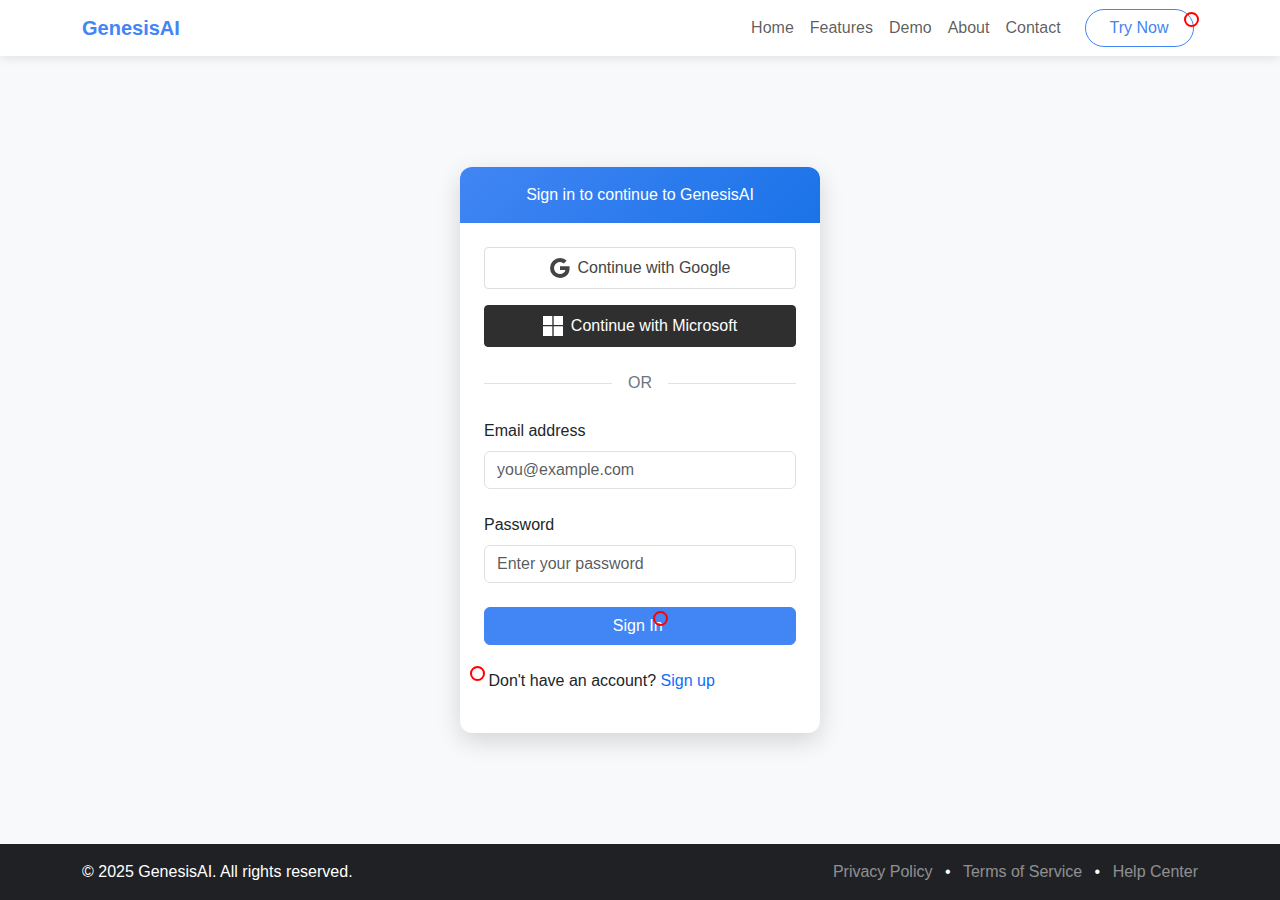
<file: login.html>
<!DOCTYPE html>
<html lang="en">
<head>
  <meta charset="UTF-8">
  <meta name="viewport" content="width=device-width, initial-scale=1.0">
  <meta name="theme-color" content="#4285f4">
  <title>Login - GenesisAI</title>
  <link href="https://cdnjs.cloudflare.com/ajax/libs/bootstrap/5.3.0/css/bootstrap.min.css" rel="stylesheet">
  <link rel="manifest" href="/manifest.json">
  <link rel="stylesheet" href="css/main.css">
  <link rel="stylesheet" href="css/login.css">
</head>
<body>
  <!-- Navigation -->
  <nav class="navbar navbar-expand-lg navbar-light bg-white sticky-top">
    <div class="container">
      <a class="navbar-brand" href="index.html">GenesisAI</a>
      <button class="navbar-toggler" type="button" data-bs-toggle="collapse" data-bs-target="#navbarNav" aria-controls="navbarNav" aria-expanded="false" aria-label="Toggle navigation">
        <span class="navbar-toggler-icon"></span>
      </button>
      <div class="collapse navbar-collapse" id="navbarNav">
        <ul class="navbar-nav ms-auto">
          <li class="nav-item">
            <a class="nav-link" href="index.html">Home</a>
          </li>
          <li class="nav-item">
            <a class="nav-link" href="#">Features</a>
          </li>
          <li class="nav-item">
            <a class="nav-link" href="#">Demo</a>
          </li>
          <li class="nav-item">
            <a class="nav-link" href="#">About</a>
          </li>
          <li class="nav-item">
            <a class="nav-link" href="#">Contact</a>
          </li>
        </ul>
		<div class="ms-3">
          <a href="login.html" class="btn btn-outline-primary rounded-pill px-4">Try Now</a>
		  <div class="highlight-circle-option">
	        <span class="highlight-circle"></span>
		  </div>
        </div>
      </div>
    </div>
  </nav>

  <!-- Login Section -->
  <section class="py-4 flex-grow-1 d-flex align-items-center">
    <div class="container">
      <div class="login-container">
        <div class="login-card bg-white">
          <div class="login-header">
            <p class="mb-0">Sign in to continue to GenesisAI</p>
          </div>
          <div class="p-4">
            <!-- Social Login Options -->
            <div class="mb-4">
              <button class="btn social-btn btn-google w-100">
                <svg xmlns="http://www.w3.org/2000/svg" width="20" height="20" fill="currentColor" class="me-2" viewBox="0 0 16 16">
                  <path d="M15.545 6.558a9.42 9.42 0 0 1 .139 1.626c0 2.434-.87 4.492-2.384 5.885h.002C11.978 15.292 10.158 16 8 16A8 8 0 1 1 8 0a7.689 7.689 0 0 1 5.352 2.082l-2.284 2.284A4.347 4.347 0 0 0 8 3.166c-2.087 0-3.86 1.408-4.492 3.304a4.792 4.792 0 0 0 0 3.063h.003c.635 1.893 2.405 3.301 4.492 3.301 1.078 0 2.004-.276 2.722-.764h-.003a3.702 3.702 0 0 0 1.599-2.431H8v-3.08h7.545z"/>
                </svg>
                Continue with Google
              </button>
              <button class="btn social-btn btn-microsoft w-100">
                <svg xmlns="http://www.w3.org/2000/svg" width="20" height="20" fill="currentColor" class="me-2" viewBox="0 0 16 16">
                  <path d="M7.462 0H0v7.19h7.462V0zM16 0H8.538v7.19H16V0zM7.462 8.211H0V16h7.462V8.211zm8.538 0H8.538V16H16V8.211z"/>
                </svg>
                Continue with Microsoft
              </button>
            </div>
            
            <div class="divider">
              <span>OR</span>
            </div>
            
            <!-- Email Login Form -->
            <form action="userdashboard_chat.html" id="loginForm">
              <div class="mb-4">
                <label for="email" class="form-label">Email address</label>
                <input type="email" class="form-control" id="email" placeholder="you@example.com">
              </div>
              <div class="mb-4">
                <label for="password" class="form-label">Password</label>

                <input type="password" class="form-control" id="password" placeholder="Enter your password">
              </div>
              <button type="submit" class="btn btn-primary w-100 mb-4">Sign In
				<div class="highlight-circle-option">
				<span class="highlight-circle"></span>
			  </div>
			  </button>
			  
			  <p class="text-center mb-0">
			  <div class="highlight-circle-option">
					<span class="highlight-circle"></span>
				  </div>
                Don't have an account? <a href="signup.html" class="fw-medium text-decoration-none text-primary">Sign up</a>
              </p>
            </form>
          </div>
        </div>
      </div>
    </div>
  </section>

  <!-- Footer -->
  <footer class="footer py-3">
    <div class="container">
      <div class="row">
        <div class="col-md-6 text-center text-md-start">
          <p class="text-white-100 mb-0">© 2025 GenesisAI. All rights reserved.</p>
        </div>
        <div class="col-md-6 text-center text-md-end">
          <ul class="list-inline mb-0">
            <li class="list-inline-item"><a href="#" class="text-white-50 text-decoration-none">Privacy Policy</a></li>
            <li class="list-inline-item">•</li>
            <li class="list-inline-item"><a href="#" class="text-white-50 text-decoration-none">Terms of Service</a></li>
            <li class="list-inline-item">•</li>
            <li class="list-inline-item"><a href="#" class="text-white-50 text-decoration-none">Help Center</a></li>
          </ul>
        </div>
      </div>
    </div>
  </footer>

  <script src="https://code.jquery.com/jquery-3.6.0.min.js"></script>
  <script src="js/config.js"></script>
  <script src="js/login.js"></script>
  <script>


  </script>


</body>
</html>
</file>
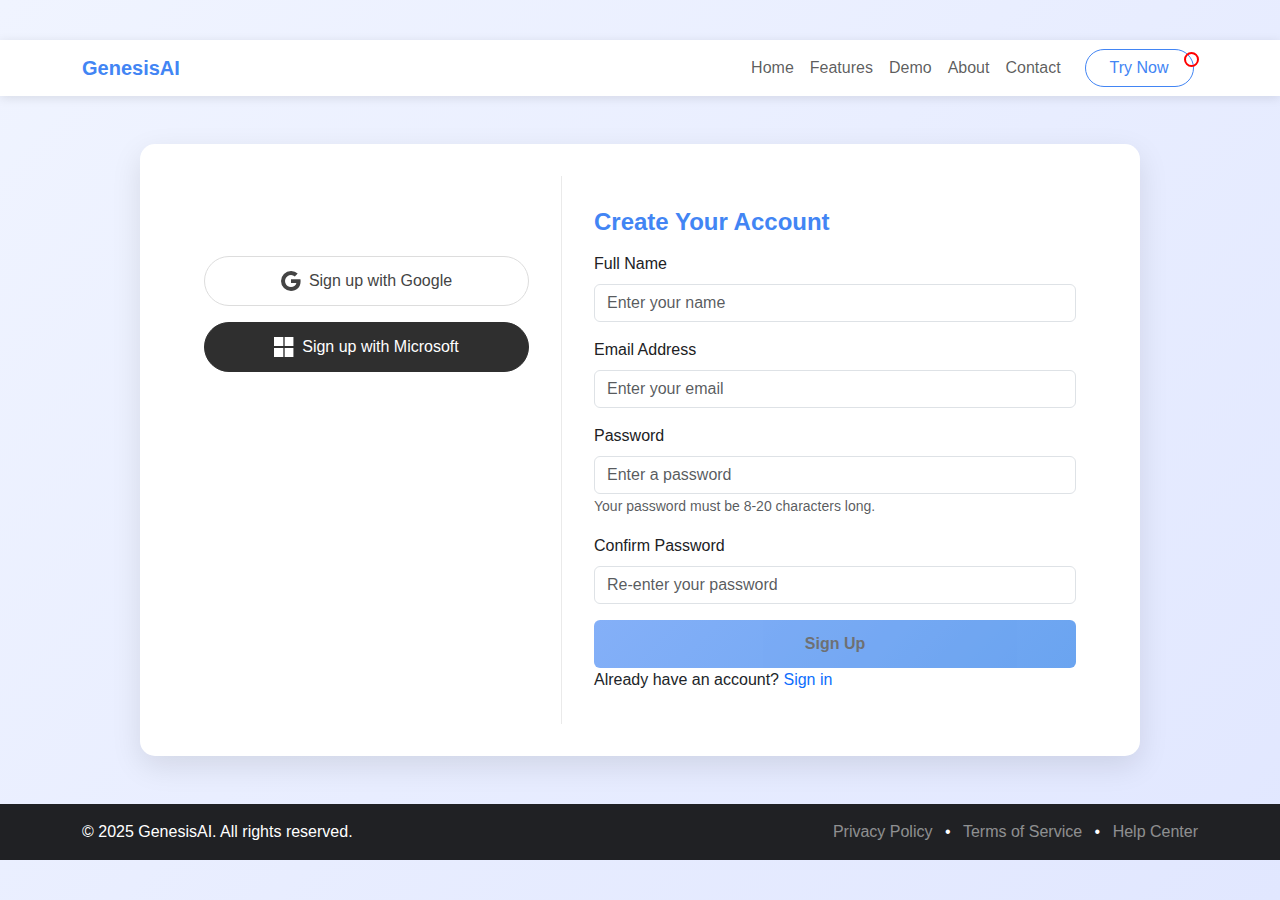
<file: signup.html>
<!DOCTYPE html>
<html lang="en">
<head>
  <meta charset="UTF-8">
  <meta name="viewport" content="width=device-width, initial-scale=1.0">
  <meta name="theme-color" content="#4285f4">
  <title>Sign Up - GenesisAI</title>
  <link href="https://cdnjs.cloudflare.com/ajax/libs/bootstrap/5.3.0/css/bootstrap.min.css" rel="stylesheet">
  <link rel="manifest" href="/manifest.json">
  <link rel="stylesheet" href="css/main.css">
  <link rel="stylesheet" href="css/signup.css">
 
</head>
<body>

  <!-- Full Page Loader -->
<div id="pageLoader" class="position-fixed top-0 start-0 w-100 h-100 justify-content-center align-items-center bg-light bg-opacity-75" style="z-index: 1050; display: none;">
  <div class="spinner-border text-primary" role="status">
      <span class="visually-hidden">Loading...</span>
  </div>
</div>

  <!-- TOAST MESSAGE -->
<div class="toast-container position-fixed top-0 end-0 p-3" style="z-index: 1055;">
  <div id="alertToast" class="toast align-items-center border-0" role="alert" aria-live="assertive" aria-atomic="true">
      <div class="d-flex">
      <div class="toast-body">
          <!-- dynamic message will come here -->
      </div>
      <button type="button" class="btn-close me-2 m-auto" data-bs-dismiss="toast" aria-label="Close"></button>
      </div>
  </div>
</div>

  <!-- Navigation -->
  <nav class="navbar navbar-expand-lg navbar-light bg-white sticky-top">
    <div class="container">
      <a class="navbar-brand" href="index.html">GenesisAI</a>
      <button class="navbar-toggler" type="button" data-bs-toggle="collapse" data-bs-target="#navbarNav" aria-controls="navbarNav" aria-expanded="false" aria-label="Toggle navigation">
        <span class="navbar-toggler-icon"></span>
      </button>
      <div class="collapse navbar-collapse" id="navbarNav">
        <ul class="navbar-nav ms-auto">
          <li class="nav-item">
            <a class="nav-link" href="index.html">Home</a>
          </li>
          <li class="nav-item">
            <a class="nav-link" href="#">Features</a>
          </li>
          <li class="nav-item">
            <a class="nav-link" href="#">Demo</a>
          </li>
          <li class="nav-item">
            <a class="nav-link" href="#">About</a>
          </li>
          <li class="nav-item">
            <a class="nav-link" href="#">Contact</a>
          </li>
        </ul>
        <div class="ms-3">
          <a href="login.html" class="btn btn-outline-primary rounded-pill px-4">Try Now</a>
		  <div class="highlight-circle-option">
			<span class="highlight-circle"></span>
		  </div>
        </div>
      </div>
    </div>
  </nav>

  <!-- Sign Up Section -->
  <section class="py-5">
    <div class="signup-container">
      <!-- Left Column - Social Sign-In -->
      <div class="col-md-5 left-section">
        <h5 class="text-white text-center mb-4">Sign up with your account</h5>
        <button class="btn social-btn btn-google w-100">
          <svg xmlns="http://www.w3.org/2000/svg" width="20" height="20" fill="currentColor" class="me-2" viewBox="0 0 16 16">
            <path d="M15.545 6.558a9.42 9.42 0 0 1 .139 1.626c0 2.434-.87 4.492-2.384 5.885h.002C11.978 15.292 10.158 16 8 16A8 8 0 1 1 8 0a7.689 7.689 0 0 1 5.352 2.082l-2.284 2.284A4.347 4.347 0 0 0 8 3.166c-2.087 0-3.86 1.408-4.492 3.304a4.792 4.792 0 0 0 0 3.063h.003c.635 1.893 2.405 3.301 4.492 3.301 1.078 0 2.004-.276 2.722-.764h-.003a3.702 3.702 0 0 0 1.599-2.431H8v-3.08h7.545z"/>
          </svg>
          Sign up with Google
        </button>
        <button class="btn social-btn btn-microsoft w-100">
          <svg xmlns="http://www.w3.org/2000/svg" width="20" height="20" fill="currentColor" class="me-2" viewBox="0 0 16 16">
            <path d="M7.462 0H0v7.19h7.462V0zm8.074 0H8.537v7.19h6.999V0zM7.462 8.84H0V16h7.462V8.841zm8.074 0H8.537V16h6.999V8.841z"/>
          </svg>
          Sign up with Microsoft
        </button>
      </div>

      <!-- Right Column - Sign-Up Form -->
      <div class="col-md-7 right-section">
        <h2 class="signup-header">Create Your Account</h2>
        <form>
          <div class="mb-3">
            <label for="username" class="form-label">Full Name</label>
            <input type="text" class="form-control" id="username" placeholder="Enter your name" required >
          </div>

          <div class="mb-3">
            <label for="email" class="form-label">Email Address</label>
            <input type="email" class="form-control" id="email" placeholder="Enter your email" required >
          </div>

          <div class="mb-3">
            <label for="password" class="form-label">Password</label>
            <input type="password" class="form-control" id="password" placeholder="Enter a password" required  >
            <small class="text-muted">Your password must be 8-20 characters long.</small>
          </div>

          <div class="mb-3">
            <label for="confirmPassword" class="form-label">Confirm Password</label>
            <input type="password" class="form-control" id="confirmPassword" placeholder="Re-enter your password" required  >
            <span id="password_match_status"></span>
          </div>

          <button id="signup_button" type="submit" class="btn btn-signup w-100" disabled>Sign Up</button>
          Already have an account? <a href="login.html" class="fw-medium text-decoration-none text-primary">Sign in</a>
        </form>
      </div>
    </div>
  </section>

  <!-- Footer -->
  <footer class="footer py-3">
    <div class="container">
      <div class="row">
        <div class="col-md-6 text-center text-md-start">
          <p class="text-white-100 mb-0">© 2025 GenesisAI. All rights reserved.</p>
        </div>
        <div class="col-md-6 text-center text-md-end">
          <ul class="list-inline mb-0">
            <li class="list-inline-item"><a href="#" class="text-white-50 text-decoration-none">Privacy Policy</a></li>
            <li class="list-inline-item">•</li>
            <li class="list-inline-item"><a href="#" class="text-white-50 text-decoration-none">Terms of Service</a></li>
            <li class="list-inline-item">•</li>
            <li class="list-inline-item"><a href="#" class="text-white-50 text-decoration-none">Help Center</a></li>
          </ul>
        </div>
      </div>
    </div>
  </footer>

  <script src="https://code.jquery.com/jquery-3.6.0.min.js"></script>

  <script src="https://cdnjs.cloudflare.com/ajax/libs/bootstrap/5.3.0/js/bootstrap.bundle.min.js"></script>
  <script src="js/config.js"></script>
  <script src="js/main.js"></script>
  <script src="js/signup.js"></script>
</body>
</html>
</file>
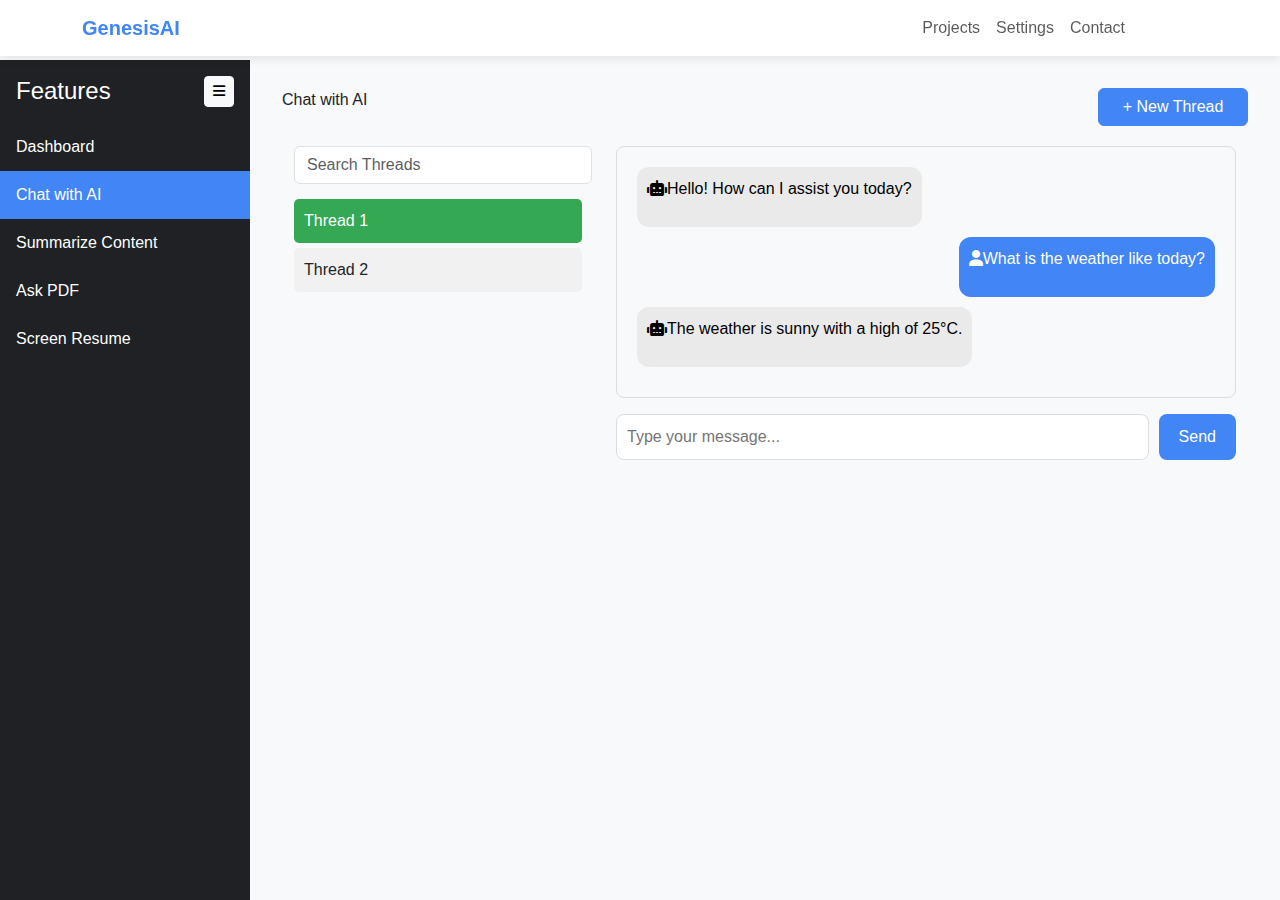
<file: userdashboard_chat.html>
<!DOCTYPE html>
<html lang="en">
<head>
  <meta charset="UTF-8">
  <meta name="viewport" content="width=device-width, initial-scale=1.0">
  <meta name="theme-color" content="#4285f4">
  <title>Chat with AI - GenesisAI</title>
  <link href="https://cdnjs.cloudflare.com/ajax/libs/bootstrap/5.3.0/css/bootstrap.min.css" rel="stylesheet">
  <link rel="stylesheet" href="https://cdnjs.cloudflare.com/ajax/libs/font-awesome/6.0.0-beta3/css/all.min.css" crossorigin="anonymous">
  <link rel="stylesheet" href="css/main.css">
  <link rel="stylesheet" href="css/user_main.css">
  <link rel="stylesheet" href="css/user_chat.css">
  
</head>
<body>

  <!-- Header -->
	<!-- Navigation (Header) -->
	<nav class="navbar navbar-expand-lg navbar-light bg-white sticky-top">
	  <div class="container">
		<a class="navbar-brand" href="index.html">GenesisAI</a>
		<button class="navbar-toggler" type="button" data-bs-toggle="collapse" data-bs-target="#navbarNav" aria-controls="navbarNav" aria-expanded="false" aria-label="Toggle navigation">
		  <span class="navbar-toggler-icon"></span>
		</button>
		<div class="collapse navbar-collapse" id="navbarNav">
		  <ul class="navbar-nav ms-auto">
			<li class="nav-item">
			  <a class="nav-link" href="#">Projects</a>
			</li>
			<li class="nav-item">
			  <a class="nav-link" href="#">Settings</a>
			</li>
			<li class="nav-item">
			  <a class="nav-link" href="#">Contact</a>
			</li>
			<li class="nav-item">
			  <a class="nav-link btn btn-danger text-white" href="logout.html">Logout</a>
			</li>
		  </ul>
		</div>
	  </div>
	</nav>


  <!-- Sidebar -->
	<nav id="mainSidebar" class="sidebar">
	  <div class="sidebar-header d-flex justify-content-between align-items-center px-3 mb-3">
		<h4 class="text-center mb-0">Features</h4>
		<button class="btn btn-light btn-sm" id="toggleSidebarBtn">
		  <i class="fas fa-bars"></i>
		</button>
	  </div>
	  <a href="#dashboard">Dashboard</a>
	  <a href="userdashboard_chat.html" class="active">Chat with AI</a>
	  <a href="userdashboard_content_summarize.html">Summarize Content</a>
	  <a href="userdashboard_pdf.html">Ask PDF</a>
	  <a href="userdashboard_resume_screening.html">Screen Resume</a>
	</nav>


  <!-- Main Content -->
  <div class="content">
	<!-- Breadcrumb -->
	<nav aria-label="breadcrumb" class="">
	  <ol class="breadcrumb d-flex justify-content-between w-100">
		<li class="breadcrumb-item mb-0">Chat with AI</li>
		<button class="btn btn-primary new-thread-btn align-self-center"  data-bs-toggle="modal" data-bs-target="#uploadModal">+ New Thread</button>
		</nav>
	  </ol>
	  
    <div class="container">
	  <div class="row">
		<!-- Threads Section -->
            <div class="col-md-4">
              <input type="text" id="threadSearch" class="form-control search-threads" placeholder="Search Threads">
              
              <div class="threads-container">
                <div class="thread-item active" onclick="openThread(1)">
                  <span>Thread 1</span>
                </div>
                <div class="thread-item" onclick="openThread(2)">
                  <span>Thread 2</span>
                </div>
              </div>
            </div>

            <!-- Chat Area -->
            <div class="col-md-8">
              <div class="chat-box mb-3">
                <div class="message ai">
                  <p class="mr-5"><i class="fas fa-robot"></i><p>
                  <p>Hello! How can I assist you today?</p><br/>
                </div>
                <div class="message user">
					<p class="mr-5"><i class="fas fa-user"></i><p>
					<p>What is the weather like today?</p>
                </div>
                <div class="message ai">
                  <p class="mr-5"><i class="fas fa-robot"></i><p>
                  <p>The weather is sunny with a high of 25°C.</p>
                </div>
              </div>

              <!-- Chat Input -->
              <div class="chat-input">
                <input type="text" id="user_message" placeholder="Type your message...">
                <button id="send_message">Send</button>
              </div>
            </div>
	  </div>
	</div>

	
  </div>

  <!-- Modal Structure -->
	<div class="modal fade" id="uploadModal" tabindex="-1" aria-labelledby="uploadModalLabel" aria-hidden="true">
	  <div class="modal-dialog">
		<div class="modal-content">
		  <div class="modal-header">
			<h5 class="modal-title" id="uploadModalLabel">Provide Text or PDF</h5>
			<button type="button" class="btn-close" data-bs-dismiss="modal" aria-label="Close"></button>
		  </div>
		  <div class="modal-body">
			<!-- Selection for Text or PDF -->
			<div class="">
			  <label class="form-check-label" for="threadName">Thread Title</label>
			  <input type="text" id="threadName" class="form-control search-threads" placeholder="Thread Title">
			</div>
			  
		  </div>
		  <div class="modal-footer">
			<button type="button" class="btn btn-secondary" data-bs-dismiss="modal">Close</button>
			<button type="button" class="btn btn-primary">Start Thread</button>
		  </div>
		</div>
	  </div>
	</div>


	<script src="https://code.jquery.com/jquery-3.6.0.min.js"></script>
  <!-- Bootstrap JS -->
  <script src="https://cdnjs.cloudflare.com/ajax/libs/bootstrap/5.3.0/js/bootstrap.bundle.min.js"></script>
  <!-- Bootstrap JS and Popper.js -->
	<script src="https://cdn.jsdelivr.net/npm/@popperjs/core@2.11.6/dist/umd/popper.min.js" crossorigin="anonymous"></script>
	<script src="https://cdn.jsdelivr.net/npm/bootstrap@5.3.0-alpha1/dist/js/bootstrap.min.js" crossorigin="anonymous"></script>
  
	<script>
	  $(document).ready(function() {
		$('#toggleSidebarBtn').click(function() {
		  $('#mainSidebar').toggleClass('collapsed');
		  $('.content').toggleClass('expanded');
		});
		
		
		// Function to append a user message to the chat box
    function appendUserMessage(message) {
      const userMessageHtml = '<div class="message user"><p class="mr-5"><i class="fas fa-user"></i></p><p>${message}</p></div>';
      $(".chat-box").append(userMessageHtml);
      scrollToBottom();
    }

    // Function to append an AI response to the chat box
    function appendAiMessage(message) {
      const aiMessageHtml = '<div class="message ai"><p class="mr-5"><i class="fas fa-robot"></i></p><p>${message</p></div>';
      $(".chat-box").append(aiMessageHtml);
      scrollToBottom();
    }

    // Function to handle sending messages
    function sendMessage() {
      const message = $("#user_message").val();
      if (message.trim() !== "") {
        appendUserMessage(message);
        $("#user_message").val(''); // Clear input field
        
        // Simulate AI response (in a real scenario, this would come from an API)
        setTimeout(function() {
          const aiResponse = "AI is processing your message..."; // Replace with real AI response
          appendAiMessage(aiResponse);
        }, 1000);
      } else {
		alert("No message");
	  }
    }

    // Event listener for the Send button
    $("#send_message").on("click", function() {
		sendMessage();
    });

    // Event listener for the Enter key
    $("#user_message").on("keypress", function(e) {
      if (e.which === 13) {
        sendMessage();
      }
    });

    // Function to scroll chat to the bottom
    function scrollToBottom() {
      const chatBox = $(".chat-box");
      chatBox.scrollTop(chatBox[0].scrollHeight);
    }
	
	
	
	$('#threadSearch').on('input', function() {
      const searchTerm = $(this).val().toLowerCase(); // Get the search term and convert to lowercase

      // Loop through all thread items and hide those that don't match
      $('.thread-item').each(function() {
        const threadText = $(this).find('span').text().toLowerCase(); // Get thread text and convert to lowercase

        // Check if the thread contains the search term
        if (threadText.indexOf(searchTerm) !== -1) {
          $(this).show(); // Show the matching thread
        } else {
          $(this).hide(); // Hide non-matching thread
        }
      });
    });
	
	
	  });
	</script>
</body>
</html>
</file>
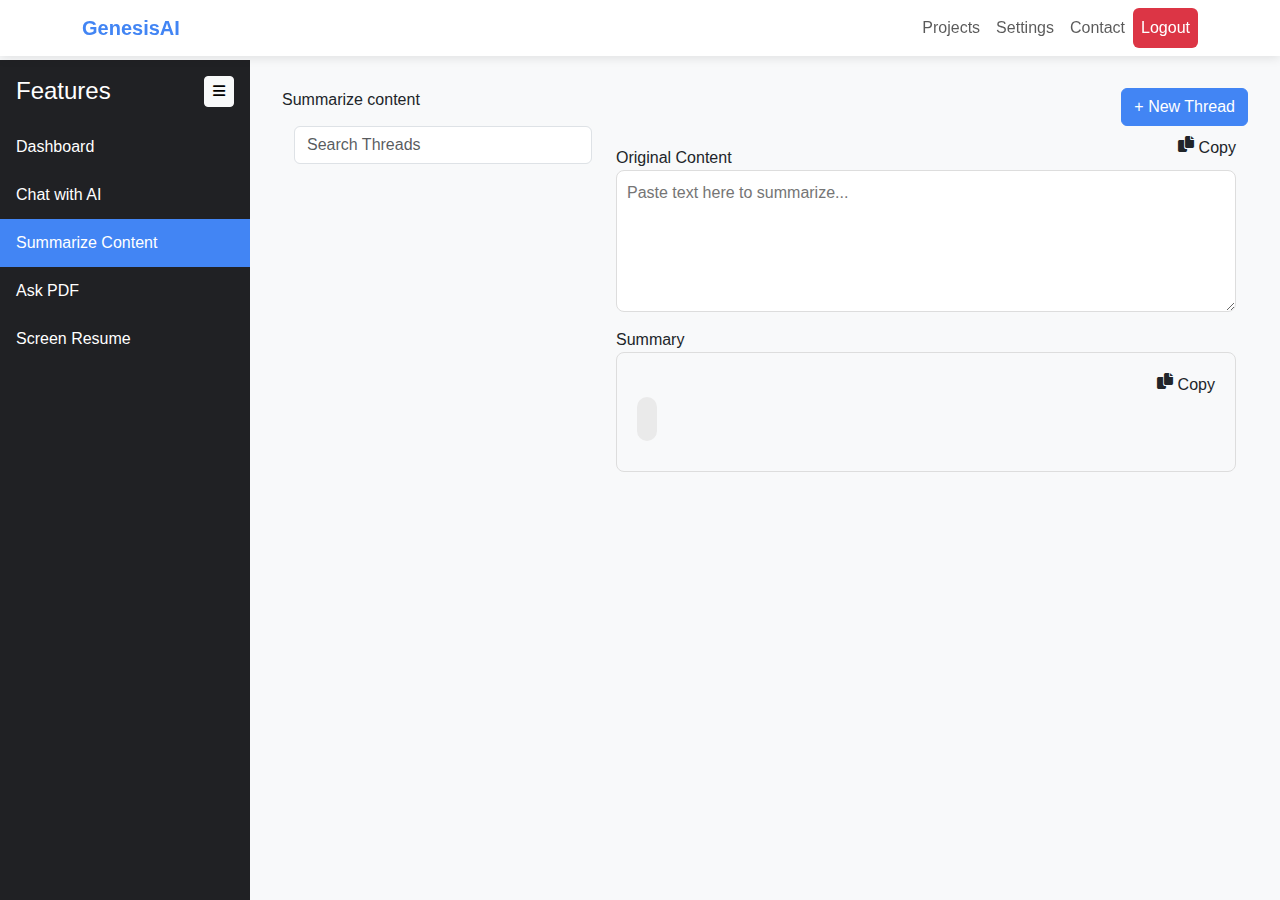
<file: userdashboard_content_summarize.html>
<!DOCTYPE html>
<html lang="en">
<head>
  <meta charset="UTF-8">
  <meta name="viewport" content="width=device-width, initial-scale=1.0">
  <meta name="theme-color" content="#4285f4">
  <title>Content Summarization - GenesisAI</title>
  <link href="https://cdnjs.cloudflare.com/ajax/libs/bootstrap/5.3.0/css/bootstrap.min.css" rel="stylesheet">
  <link rel="stylesheet" href="https://cdnjs.cloudflare.com/ajax/libs/font-awesome/6.0.0-beta3/css/all.min.css" crossorigin="anonymous">
  <link rel="stylesheet" href="css/main.css">
  <link rel="stylesheet" href="css/user_main.css">
  <link rel="stylesheet" href="css/user_content_summary.css">
  
</head>
<body>

	<div id="header-container"></div>

  <!-- Main Content -->
  <div class="content">
	<!-- Breadcrumb -->
	<nav aria-label="breadcrumb" class="">
	  <ol class="breadcrumb d-flex justify-content-between w-100">
		<li class="breadcrumb-item mb-0">Summarize content</li>
		<button class="btn btn-primary new-thread-btn align-self-center" data-bs-toggle="modal" data-bs-target="#uploadModal">+ New Thread</button>
	  </ol>
	</nav>
    <div class="container">
      <div class="row">
        <!-- Threads Section -->
        <div class="col-md-4">
          <input type="text" id="threadSearch" class="form-control search-threads" placeholder="Search Threads">
          <div class="threads-container">
            <!-- <div class="thread-item active" onclick="openThread(1)">
              <span>Thread 1</span>
            </div>
            <div class="thread-item" onclick="openThread(2)">
              <span>Thread 2</span>
            </div> -->
          </div>
        </div>

        <div class="col-md-8">
		  
		  <!-- <button id="" class="btn btn-secondary mb-3">Download PDF</button> -->

		  <!-- Textarea for Text Input -->
		  <div class="summary-input mb-3" id="textInputDiv">
			<label class="original-content-label">Original Content</label>
			<div class="content-copy" title="Copy"><i class="fas fa-copy"></i>&nbsp;Copy</div>
			<textarea id="user_text" placeholder="Paste text here to summarize..." rows="5"></textarea>
		  </div>

		  <!-- Summary header -->
		  <label class="form-check-label" for="threadName">Summary</label>

		  <!-- Summary Box -->
		  <div class="summary-box mb-3">
				<div class="summary-copy" title="Copy"><i class="fas fa-copy"></i>&nbsp;Copy</div>
				<div class="message ai">
				<p id="summary"></p><br/>
				</div>
		  </div>
		</div>
		
      </div>
    </div>
  </div>
  
  <!-- Modal Structure -->
	<div class="modal fade" id="uploadModal" tabindex="-1" aria-labelledby="uploadModalLabel" aria-hidden="true">
	  <div class="modal-dialog">
		<div class="modal-content">
		  <div class="modal-header">
			<h5 class="modal-title" id="uploadModalLabel">Provide Text</h5>
			<button type="button" class="btn-close" data-bs-dismiss="modal" aria-label="Close"></button>
		  </div>
		  <div class="modal-body">
			<!-- Selection for Text or PDF -->
			<div class="">
			  <label class="form-check-label" for="threadName">Thread Title</label>
			  <input type="text" id="threadName" class="form-control search-threads" placeholder="Threads Title">
			</div>
			
			<!-- <div class="d-flex align-items-center mb-3">
				<div class="form-check me-3">
				  <input class="form-check-input" type="radio" name="uploadType" id="textOption" value="text" checked>
				  <label class="form-check-label" for="textOption">
					Text
				  </label>
				</div>
				<div class="form-check">
				  <input class="form-check-input" type="radio" name="uploadType" id="pdfOption" value="pdf">
				  <label class="form-check-label" for="pdfOption">
					PDF
				  </label>
				</div>
			</div> -->

			<!-- Textarea for Text Option -->
			<div id="textInput" class="mt-3">
			  <textarea class="form-control" id="textContent" rows="5" placeholder="Paste text here to summarize..."></textarea>
			</div>

			<!-- File Input for PDF Option (hidden by default) -->
			<!-- <div id="pdfInput" class="mt-3">
			  <input type="file" class="form-control" id="pdfFileInput" accept=".pdf">
			</div> -->
			  
		  </div>
		  <div class="modal-footer">
			<button id="closeModalButton" type="button" class="btn btn-secondary" data-bs-dismiss="modal">Close</button>
			<button id="createNewThread" type="button" class="btn btn-primary">Summarize</button>
		  </div>
		</div>
	  </div>
	</div>

	<div id="delete-model-container"></div>

	<script src="https://code.jquery.com/jquery-3.6.0.min.js"></script>

  <script src="https://cdnjs.cloudflare.com/ajax/libs/bootstrap/5.3.0/js/bootstrap.bundle.min.js"></script>
  <!-- Bootstrap JS and Popper.js -->
	<script src="https://cdn.jsdelivr.net/npm/@popperjs/core@2.11.6/dist/umd/popper.min.js" crossorigin="anonymous"></script>
	<script src="https://cdn.jsdelivr.net/npm/bootstrap@5.3.0-alpha1/dist/js/bootstrap.min.js" crossorigin="anonymous"></script>


	<script src="js/config.js"></script>
	<script src="js/main.js"></script>
	<script src="js/user_main.js"></script>
  	<script src="js/summarize.js"></script>

  <script>
	// Function to toggle between Text and PDF input
    
    
    // Set initial visibility based on the default selected option (Text)
    // document.getElementById('textInputDiv').style.display = 'block';
    // document.getElementById('fileInputDiv').style.display = 'none';
	  
    
  </script>
</body>
</html>
</file>
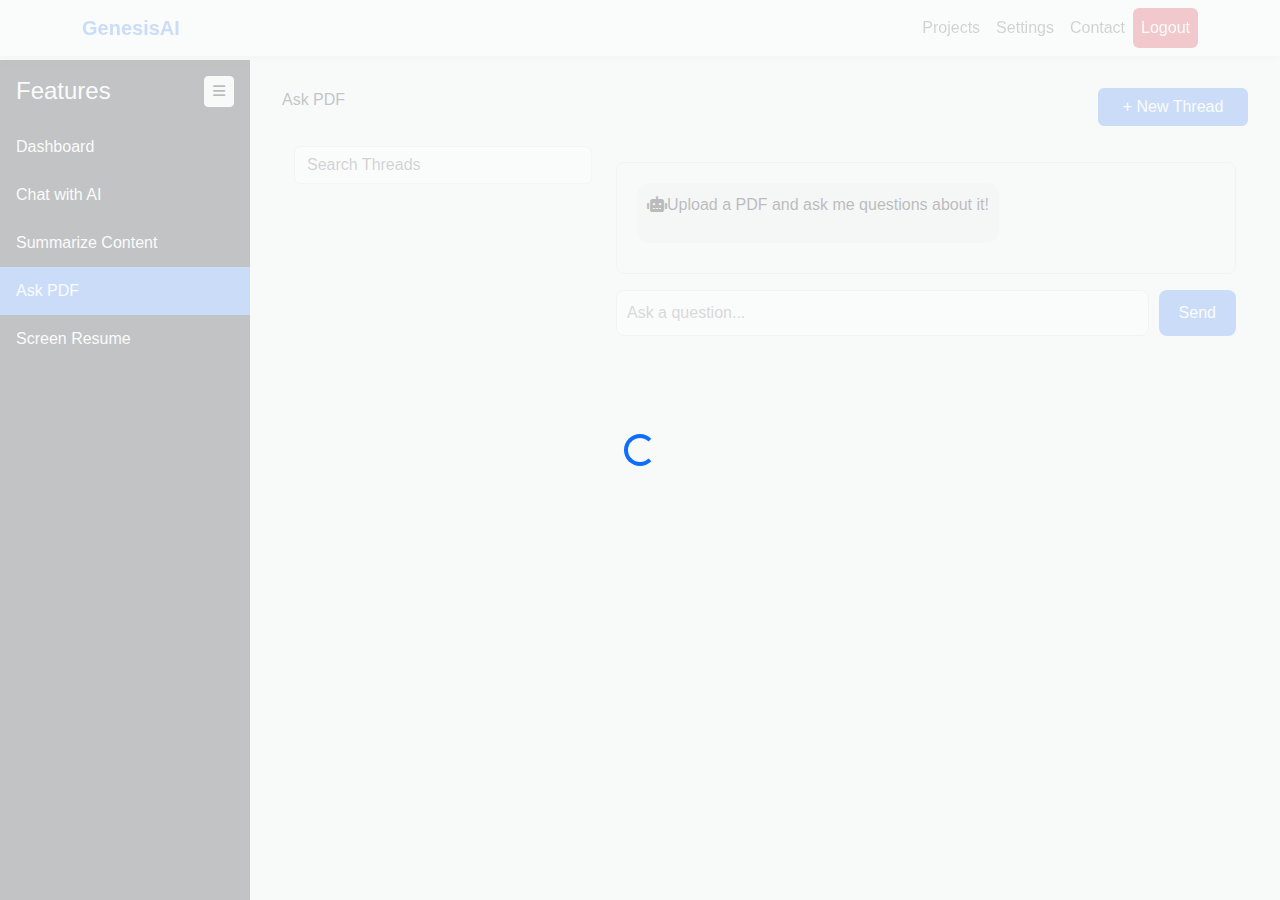
<file: userdashboard_pdf.html>
<!DOCTYPE html>
<html lang="en">
<head>
  <meta charset="UTF-8">
  <meta name="viewport" content="width=device-width, initial-scale=1.0">
  <meta name="theme-color" content="#4285f4">
  <title>Ask PDF - GenesisAI</title>
  <link href="https://cdnjs.cloudflare.com/ajax/libs/bootstrap/5.3.0/css/bootstrap.min.css" rel="stylesheet">
  <link rel="stylesheet" href="https://cdnjs.cloudflare.com/ajax/libs/font-awesome/6.0.0-beta3/css/all.min.css" crossorigin="anonymous">
  <link rel="stylesheet" href="css/main.css">
  <link rel="stylesheet" href="css/user_main.css">
  <link rel="stylesheet" href="css/user_ask_pdf.css">
</head>
<body>
	<div id="header-container"></div>

  <!-- Main Content -->
  <div class="content">
	<!-- Breadcrumb -->
	<nav aria-label="breadcrumb" class="">
	  <ol class="breadcrumb d-flex justify-content-between w-100">
		<li class="breadcrumb-item mb-0">Ask PDF</li>
		<button id="openModalButton" class="btn btn-primary new-thread-btn align-self-center" data-bs-toggle="modal" data-bs-target="#uploadModal">+ New Thread</button>
	  </ol>
	</nav>
    <div class="container">
      <div class="row">
	  
        <!-- Threads Section -->
        <div class="col-md-4">
          <input type="text" id="threadSearch" class="form-control search-threads" placeholder="Search Threads">
          <div class="threads-container">
            <!-- <div class="thread-item active" onclick="openThread(1)">
              <span>Thread 1</span>
            </div>
            <div class="thread-item" onclick="openThread(2)">
              <span>Thread 2</span>
            </div> -->
          </div>
        </div>

        <!-- PDF Upload and Chat Area -->
        <div class="col-md-8">
          <div class="mb-3">
            <!-- <button id="downloadPDF" class="btn btn-secondary">Download PDF</button> -->
          </div>

          <div class="chat-box mb-3">
            <div class="message ai">
              <p class="mr-5"><i class="fas fa-robot"></i></p>
              <p>Upload a PDF and ask me questions about it!</p><br/>
            </div>
          </div>

          <div class="chat-input">
            <input type="text" id="user_message" placeholder="Ask a question...">
            <button id="send_message">Send</button>
          </div>
        </div>
      </div>
    </div>
  </div>

  <!-- Modal Structure -->
	<div class="modal fade" id="uploadModal" tabindex="-1" aria-labelledby="uploadModalLabel" aria-hidden="true">
	  <div class="modal-dialog">
		<div class="modal-content">
		  <div class="modal-header">
			<h5 class="modal-title" id="uploadModalLabel">Upload PDF</h5>
			<button type="button" class="btn-close" data-bs-dismiss="modal" aria-label="Close"></button>
		  </div>
		  <div class="modal-body">
			<!-- Selection for Text or PDF -->
			<div class="">
			  <label class="form-check-label" for="threadName">Thread Title</label>
			  <input type="text" id="threadName" class="form-control search-threads" placeholder="Threads Title">
			</div>

			<!-- File Input for PDF Option (hidden by default) -->
			<div id="pdfInput" class="mt-3">
			  <input type="file" class="form-control" id="pdfFileInput" accept=".pdf">
			</div>
			  
		  </div>
		  <div class="modal-footer">
			<button id="closeModalButton" type="button" class="btn btn-secondary" data-bs-dismiss="modal">Close</button>
			<button id="createNewThread" type="button" class="btn btn-primary">Upload</button>
		  </div>
		</div>
	  </div>
	</div>

	<div id="delete-model-container"></div>

	<script src="https://code.jquery.com/jquery-3.6.0.min.js"></script>

  <script src="https://cdnjs.cloudflare.com/ajax/libs/bootstrap/5.3.0/js/bootstrap.bundle.min.js"></script>
  <!-- Bootstrap JS and Popper.js -->
	<script src="https://cdn.jsdelivr.net/npm/@popperjs/core@2.11.6/dist/umd/popper.min.js" crossorigin="anonymous"></script>
	<script src="https://cdn.jsdelivr.net/npm/bootstrap@5.3.0-alpha1/dist/js/bootstrap.min.js" crossorigin="anonymous"></script>
  
	<script src="js/config.js"></script>
	<script src="js/main.js"></script>
	<script src="js/user_main.js"></script>
  	<script src="js/pdf.js"></script>
 
 
 <script>
    // document.getElementById('downloadPDF').addEventListener('click', function() {
    //   // Trigger download of the uploaded PDF (handle this with server-side code).
    //   alert('Downloading PDF');
    // });
  </script>
</body>
</html>
</file>
<file: css/main.css>
:root {
  --primary: #4285f4;
  --secondary: #34a853;
  --dark: #202124;
  --light: #f8f9fa;
}
    
body {
  font-family: 'Segoe UI', Tahoma, Geneva, Verdana, sans-serif;
}

.btn-primary {
  background-color: var(--primary);
  border-color: var(--primary);
}

.btn-primary:hover {
  background-color: #3367d6;
  border-color: #3367d6;
}

.btn-outline-primary {
  color: var(--primary);
  border-color: var(--primary);
}

.btn-outline-primary:hover {
  background-color: var(--primary);
  border-color: var(--primary);
}

.navbar {
  box-shadow: 0 2px 10px rgba(0,0,0,0.1);
}

.navbar-brand {
  font-weight: 700;
  color: var(--primary) !important;
}

.nav-link {
  font-weight: 500;
}

.nav-link.active {
  color: var(--primary) !important;
}

.footer {
  background-color: var(--dark);
  color: white;
}

/* teporary highlighter*/

.highlight-circle-option {
  position: relative;
  padding: 0px0;
  background-color: #f8f9fa;
  font-size: 18px;
  display: inline-block;
  border-radius: 4px;
}

.highlight-circle {
  position: absolute;
  top: -20px;
  right: -1px;
  width: 15px;
  height: 15px;
  background-color: transparent;
  border: 2px solid #ff0000;
  border-radius: 50%;
  animation: expand-shrink 1.5s infinite ease-in-out;
  z-index: 1;
}

@keyframes expand-shrink {
  0% {
    transform: scale(1);
    opacity: 1;
  }
  50% {
    transform: scale(2);
    opacity: 0.5;
  }
  100% {
    transform: scale(1);
    opacity: 1;
  }
}
</file>
<file: css/login.css>
body {
  background-color: var(--light);
  min-height: 100vh;
  display: flex;
  flex-direction: column;
}

.login-container {
  max-width: 400px; /* Reduced the width */
  width: 100%;
  margin: auto;
  padding: 20px; /* Adjusted padding */
}

.login-card {
  border-radius: 12px;
  overflow: hidden;
  box-shadow: 0 8px 24px rgba(0,0,0,0.15);
}

.login-header {
  background: linear-gradient(135deg, var(--primary) 0%, #1a73e8 100%);
  padding: 1rem; /* Reduced padding */
  color: white;
  text-align: center;
}

.form-control:focus {
  border-color: var(--primary);
  box-shadow: 0 0 0 0.25rem rgba(66, 133, 244, 0.25);
}

.divider {
  display: flex;
  align-items: center;
  text-align: center;
  margin: 1.5rem 0;
}

.divider::before,
.divider::after {
  content: '';
  flex: 1;
  border-bottom: 1px solid #dee2e6;
}

.divider span {
  padding: 0 1rem;
  color: #6c757d;
}

.social-btn {
  display: flex;
  justify-content: center;
  align-items: center;
  border-radius: 4px;
  font-weight: 500;
  padding: 0.5rem 0;
  border: 1px solid #ddd; /* Added border */
  transition: all 0.3s ease;
  margin-bottom: 1rem;
}

.social-btn:hover {
  transform: translateY(-2px);
  box-shadow: 0 4px 8px rgba(0,0,0,0.1);
}

.btn-google {
  background-color: white;
  color: #444;
  border-color: #ddd;
}

.btn-microsoft {
  background-color: #2f2f2f;
  color: white;
  border-color: #2f2f2f;
}

.footer {
  background-color: var(--dark);
  color: white;
  margin-top: auto;
}

.forgot-password {
  color: var(--primary);
  text-decoration: none;
}

.forgot-password:hover {
  text-decoration: underline;
}

/* Sign up button */
.sign-up-btn {
  color: var(--primary); /* Text color */
  font-weight: 500;
  border: 1px solid var(--primary); /* Added border */
  padding: 5px 10px;
  border-radius: 4px;
  transition: all 0.3s ease;
}

.sign-up-btn:hover {
  background-color: var(--primary); /* Hover background color */
  color: white; /* Hover text color */
}
</file>
<file: css/signup.css>
:root {
  --background-gradient: linear-gradient(135deg, #f0f4ff, #e1e7ff);
}

body {
  background: var(--background-gradient);
  min-height: 100vh;
  display: flex;
  flex-direction: column;
  justify-content: center;
}


.signup-container {
  max-width: 1000px;
  margin: auto;
  padding: 2rem;
  border-radius: 15px;
  background-color: white;
  box-shadow: 0 10px 30px rgba(0, 0, 0, 0.1);
  display: flex;
  flex-direction: row;
}

.left-section {
  padding: 2rem;
  border-right: 1px solid #eaeaea;
  background: url('https://www.example.com/your-image.jpg') center center / cover no-repeat;
  border-radius: 15px 0 0 15px;
}

.right-section {
  padding: 2rem;
  flex: 1;
}

.social-btn {
  display: flex;
  justify-content: center;
  align-items: center;
  border-radius: 50px;
  font-weight: 500;
  padding: 0.75rem 1rem;
  transition: all 0.3s ease;
  margin-bottom: 1rem;
  text-align: left;
}

.social-btn:hover {
  transform: translateY(-3px);
  box-shadow: 0 5px 15px rgba(0, 0, 0, 0.1);
}

.btn-google {
  background-color: white;
  color: #444;
  border: 1px solid #ddd;
}

.btn-microsoft {
  background-color: #2f2f2f;
  color: white;
  border: 1px solid #2f2f2f;
}

.signup-header {
  font-size: 1.5rem;
  font-weight: bold;
  color: var(--primary);
  margin-bottom: 1rem;
}

.form-label {
  font-weight: 500;
  color: var(--dark);
}

.btn-signup {
  background: linear-gradient(135deg, var(--primary), #1a73e8);
  border: none;
  padding: 0.75rem;
  font-size: 1rem;
  font-weight: 600;
  transition: all 0.3s ease;
}

.btn-signup:hover {
  background: linear-gradient(135deg, #1a73e8, var(--primary));
  transform: translateY(-3px);
  box-shadow: 0 5px 15px rgba(0, 0, 0, 0.1);
}

.divider {
  display: flex;
  align-items: center;
  text-align: center;
  margin: 2rem 0;
}

.divider::before,
.divider::after {
  content: '';
  flex: 1;
  border-bottom: 1px solid #dee2e6;
}

.divider span {
  padding: 0 1rem;
  color: #6c757d;
}
</file>
<file: css/user_main.css>
body {
  background-color: var(--light);
  min-height: 100vh;
}

/* Sidebar Styles */
.sidebar {
  height: 100vh;
  position: fixed;
  top: 60px;
  left: 0;
  background-color: var(--dark);
  color: white;
  padding-top: 1rem;
  width: 250px;
  transition: width 0.3s ease;
}

.sidebar.collapsed {
  width: 80px;
}

.sidebar.collapsed a {
  padding-left: 0.75rem;
}

.sidebar a {
  color: white;
  display: block;
  padding: 0.75rem 1rem;
  text-decoration: none;
  font-weight: 500;
  white-space: nowrap;
  overflow: hidden;
  text-overflow: ellipsis;
  transition: padding 0.3s ease;
}

.sidebar a:hover, .active {
  background-color: var(--primary);
  color: white;
}

.sidebar-header h4 {
  white-space: nowrap;
}

.sidebar.collapsed h4 {
  display: none;
}

/* Ensure elements inside the sidebar collapse correctly */
.sidebar-header, .sidebar a {
  transition: all 0.3s ease;
}

/* Main content area */
.content {
  margin-left: 250px;
  padding: 2rem;
  transition: margin-left 0.3s ease;
}

.content.expanded {
  margin-left: 80px;
}

.breadcrumb {
  --bs-breadcrumb-margin-bottom: 0rem!important;
}

/* Responsive */
@media (max-width: 768px) {
  .sidebar {
	width: 100px;
  }

  .content {
	margin-left: 100px;
  }

  .footer {
	left: 100px;
  }
}
</file>
<file: css/user_chat.css>
.chat-box {
  background-color: var(--light);
  padding: 20px;
  flex-grow: 1;
  overflow-y: auto;
  border-radius: 8px;
  border: 1px solid #ddd;
  max-height: 60vh;
  display: flex;
  flex-direction: column;
}

.message {
  display: flex;
  align-items: center;
  margin-bottom: 10px;
  padding: 10px;
  border-radius: 12px;
  max-width: 80%;
}

.message.user {
  background-color: var(--primary);
  color: white;
  justify-content: flex-end;
  align-self: flex-end;
}

.message.ai {
  background-color: #eaeaea;
  color: black;
  align-self: flex-start;
}

.chat-input {
  display: flex;
  gap: 10px;
  margin-top: 10px;
}

.chat-input input {
  flex-grow: 1;
  padding: 10px;
  border-radius: 8px;
  border: 1px solid #ddd;
}

.chat-input button {
  padding: 10px 20px;
  background-color: var(--primary);
  border: none;
  color: white;
  border-radius: 8px;
}

.new-thread-btn {
  margin-bottom: 20px;
  width: 150px;
}

.threads-container {
  max-height: 50vh;
  overflow-y: auto;
  padding-right: 10px;
}

.thread-item {
  display: flex;
  justify-content: space-between;
  padding: 10px;
  cursor: pointer;
  background-color: #f1f1f1;
  margin-bottom: 5px;
  border-radius: 5px;
}

.thread-item:hover {
  background-color: var(--primary);
  color: white;
}

.thread-item.active {
  background-color: var(--secondary);
  color: white;
}

.search-threads {
  margin-bottom: 15px;
}

.logo {
  width: 30px;
  height: 30px;
  margin-right: 10px;
}

.user {
  justify-content: flex-end;
}

.user img {
  order: 1;
  margin-left: 10px;
}

.ai img {
  order: 0;
}
</file>
<file: css/user_content_summary.css>
.summary-box {
  background-color: var(--light);
  padding: 20px;
  flex-grow: 1;
  overflow-y: auto;
  border-radius: 8px;
  border: 1px solid #ddd;
  max-height: 60vh;
  display: flex;
  flex-direction: column;
  position: relative;
}

.summary-copy, .content-copy {
    right: 35px;
    position: sticky;
    top: -20px;
    display: flex;
    justify-content: flex-end;
    background-color: var(--light);
    padding: 0px 0;
    z-index: 10;
}

.summary-copy:hover, .content-copy:hover {
  cursor: pointer;
}

.original-content-label {
  position: absolute;
  top: 10px;
  z-index: 100;
}

.message {
  display: flex;
  align-items: center;
  margin-bottom: 10px;
  padding: 10px;
  border-radius: 12px;
  /* max-width: 80%; */
}

.message.ai {
  background-color: #eaeaea;
  color: black;
  align-self: flex-start;
}

.message.user {
  background-color: var(--primary);
  color: white;
  justify-content: flex-end;
  align-self: flex-end;
}

.summary-input {
  display: flex;
  gap: 10px;
  margin-top: 10px;
  position: relative;
  flex-direction: column;
}

.summary-input input, .summary-input textarea {
  flex-grow: 1;
  padding: 10px;
  border-radius: 8px;
  border: 1px solid #ddd;
}

.summary-input button {
  padding: 10px 20px;
  background-color: var(--primary);
  border: none;
  color: white;
  border-radius: 8px;
}

/* Responsive */
@media (max-width: 768px) {
  .sidebar {
	width: 100px;
  }

  .content {
	margin-left: 100px;
  }

  .footer {
	left: 100px;
  }
}
</file>
<file: css/user_ask_pdf.css>
.chat-box {
  background-color: var(--light);
  padding: 20px;
  flex-grow: 1;
  overflow-y: auto;
  border-radius: 8px;
  border: 1px solid #ddd;
  max-height: 60vh;
  display: flex;
  flex-direction: column;
}

.message {
  display: flex;
  align-items: center;
  margin-bottom: 10px;
  padding: 10px;
  border-radius: 12px;
  max-width: 80%;
}

.message.user {
  background-color: var(--primary);
  color: white;
  justify-content: flex-end;
  align-self: flex-end;
}

.message.ai {
  background-color: #eaeaea;
  color: black;
  align-self: flex-start;
}

.chat-input {
  display: flex;
  gap: 10px;
  margin-top: 10px;
}

.chat-input input {
  flex-grow: 1;
  padding: 10px;
  border-radius: 8px;
  border: 1px solid #ddd;
}

.chat-input button {
  padding: 10px 20px;
  background-color: var(--primary);
  border: none;
  color: white;
  border-radius: 8px;
}

.new-thread-btn {
  margin-bottom: 20px;
  width: 150px;
}

.threads-container {
  max-height: 50vh;
  overflow-y: auto;
  padding-right: 10px;
}

.thread-item {
  display: flex;
  justify-content: space-between;
  padding: 10px;
  cursor: pointer;
  background-color: #f1f1f1;
  margin-bottom: 5px;
  border-radius: 5px;
}

.thread-item:hover {
  background-color: var(--primary);
  color: white;
}

.thread-item.active {
  background-color: var(--secondary);
  color: white;
}

.search-threads {
  margin-bottom: 15px;
}

/* Responsive */
@media (max-width: 768px) {
  .sidebar {
	width: 100px;
  }

  .content {
	margin-left: 100px;
  }

  .footer {
	left: 100px;
  }
}
</file>
